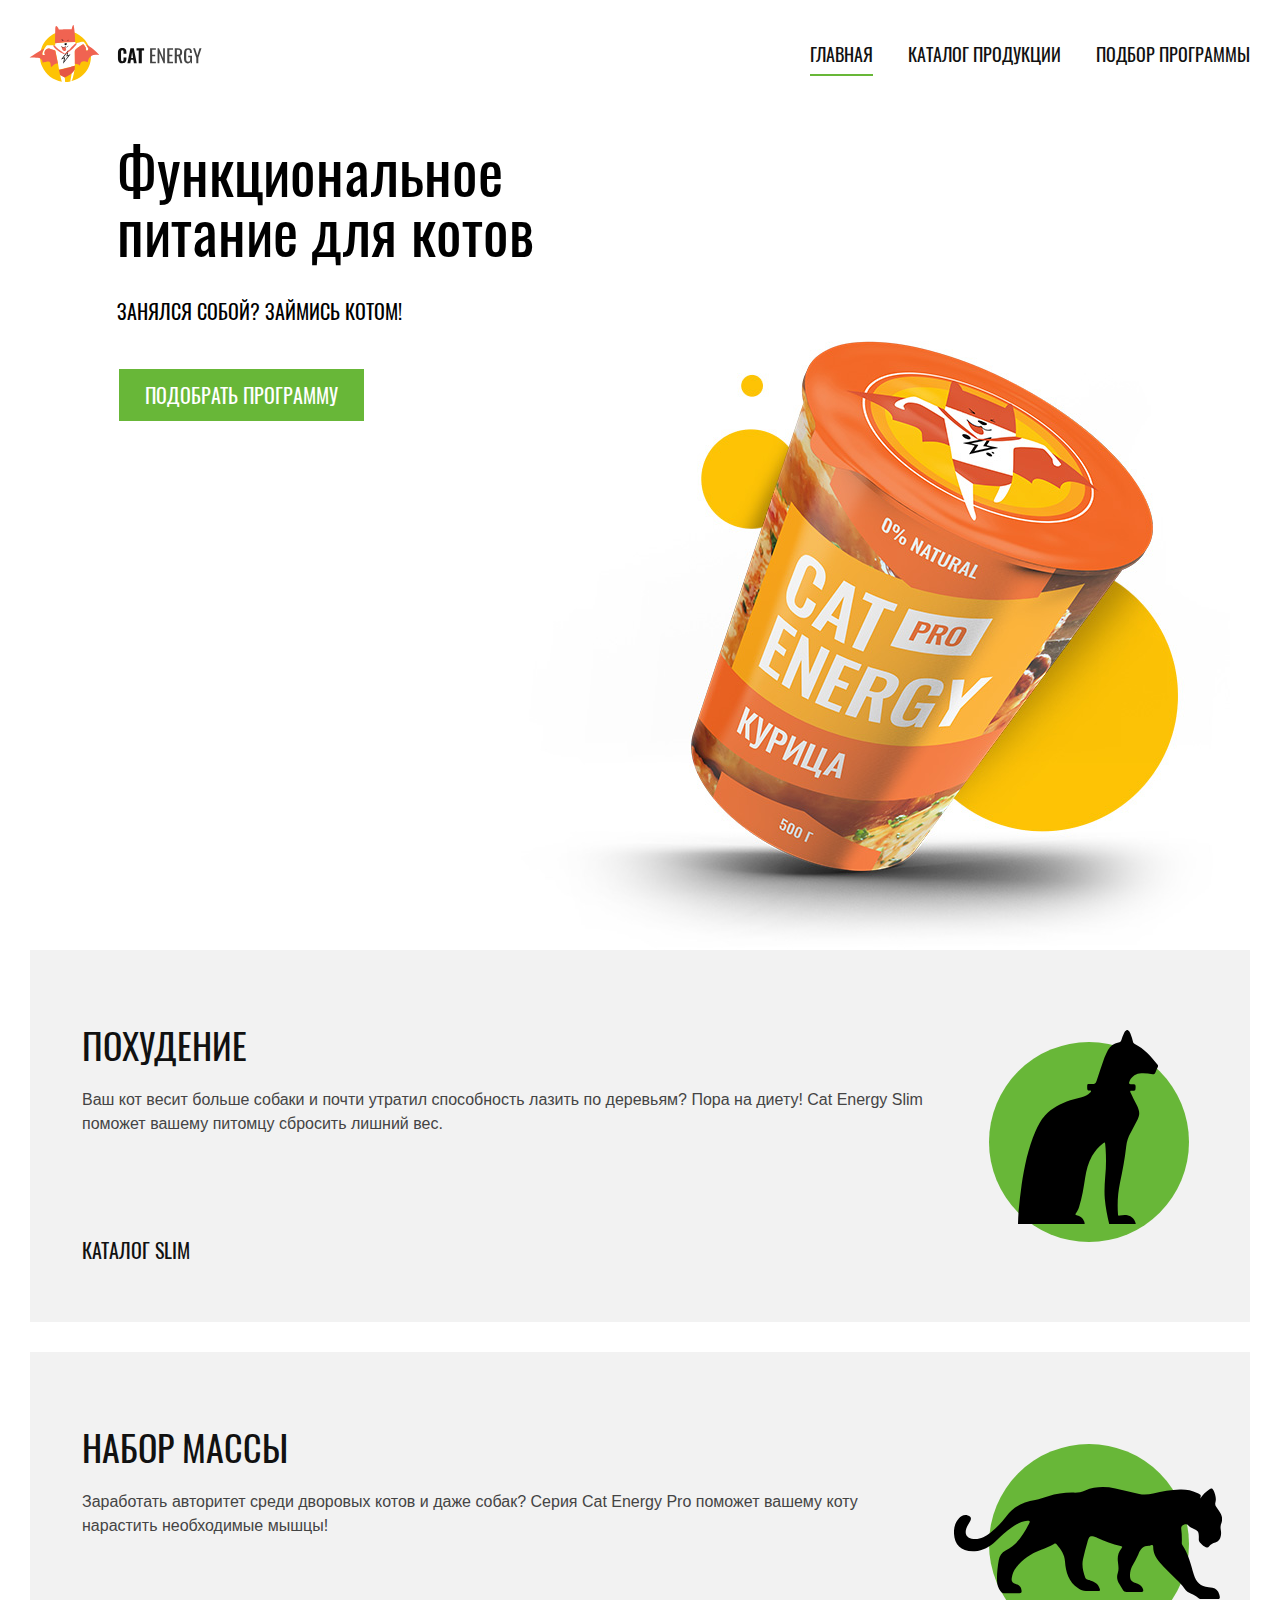
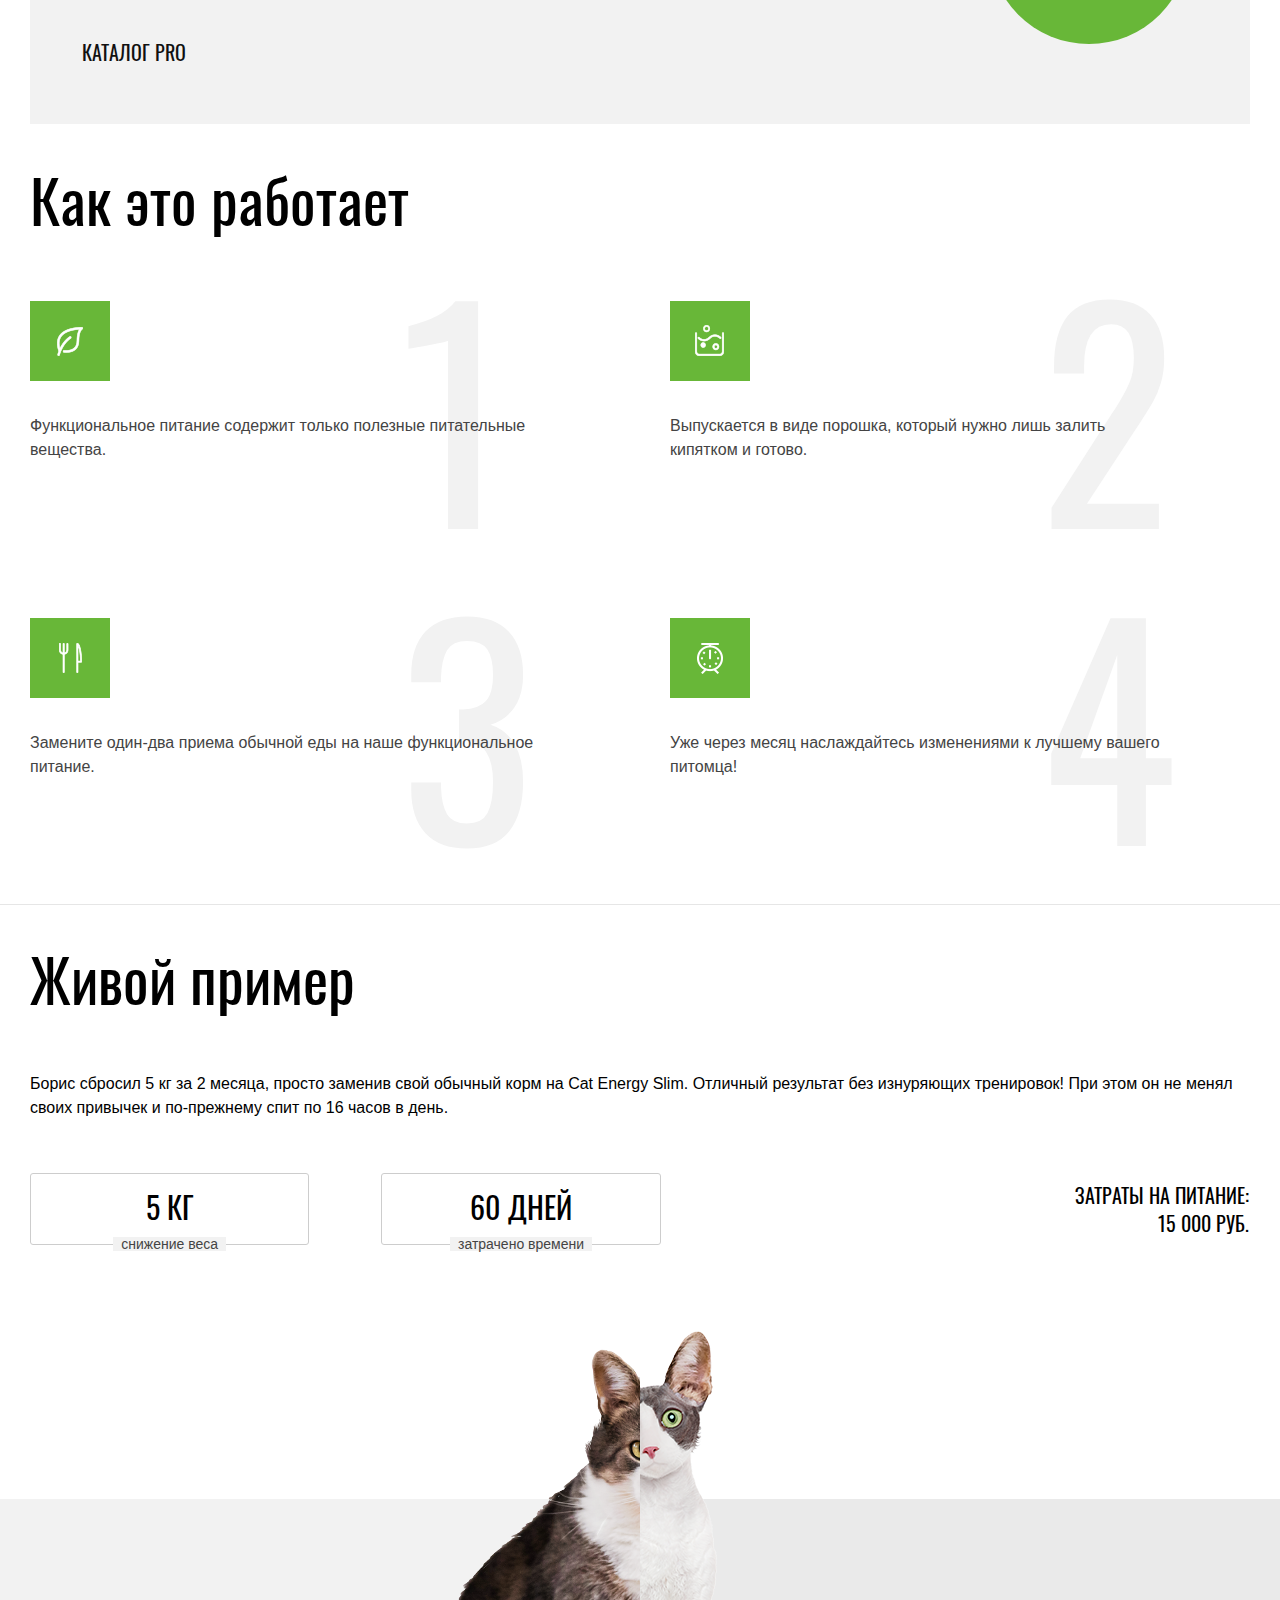
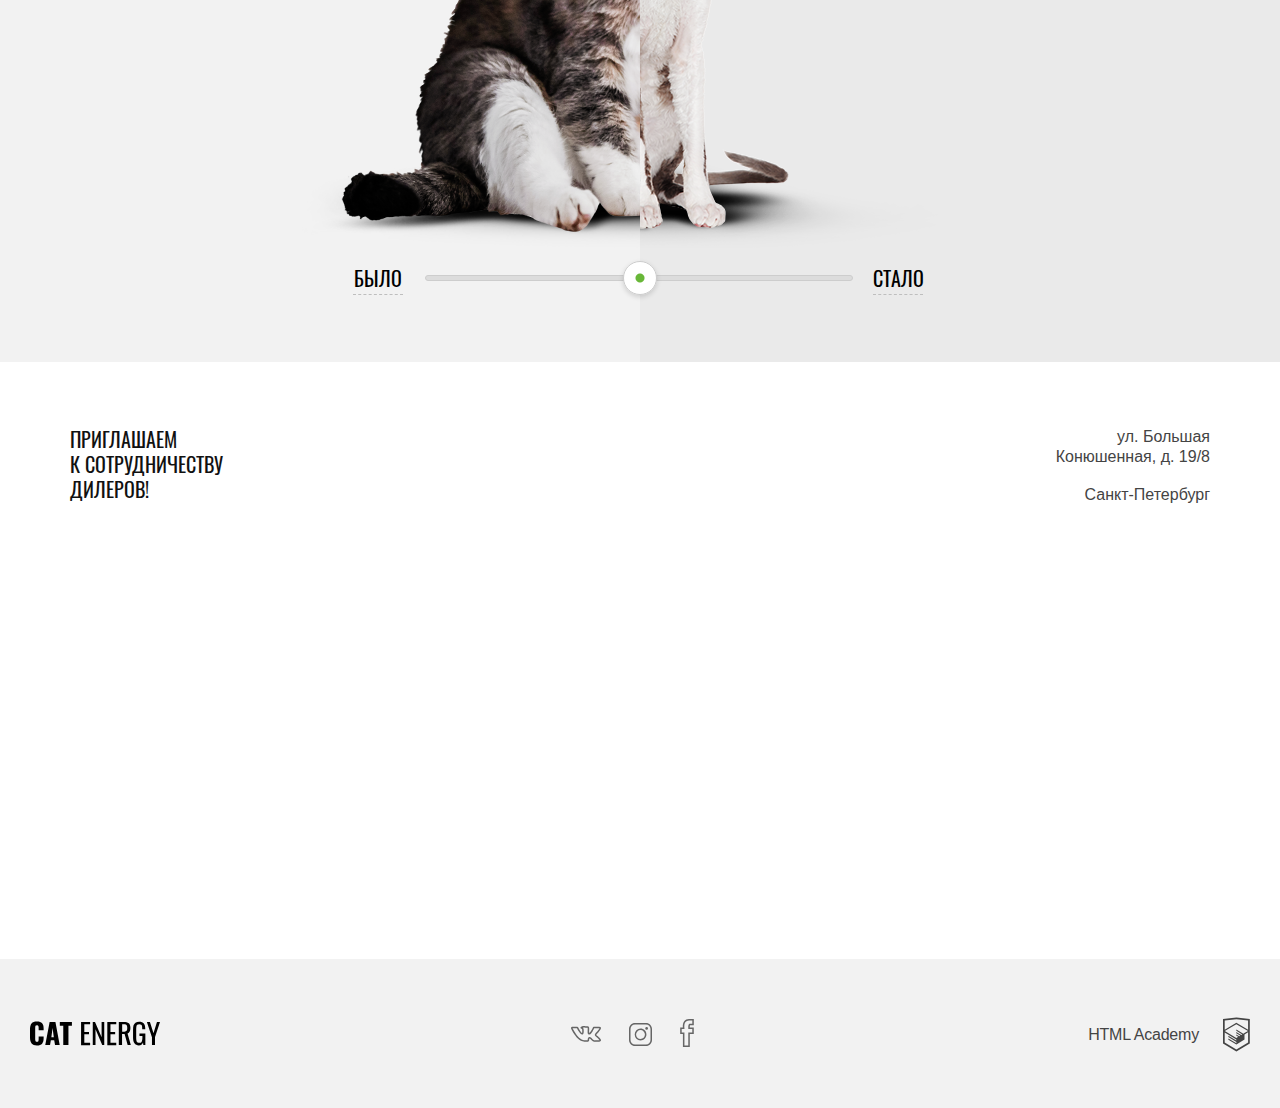
<file: index.html>
<!DOCTYPE html>
<html lang="ru">

<head>
  <meta charset="utf-8">
  <title>Интернет магазин полезной еды для котов: Кэт энерджи</title>
  <meta name="viewport" content="width=device-width,initial-scale=1">
  <meta name="format-detection" content="telephone=no">
  <link href="css/style.css" rel="stylesheet">
</head>

<body>
  <header class="page-header page-header--nav-closed page-header-nojs">
    <nav class="page-header__main-nav main-nav">
      <ul class="main-nav__list site-list site-list--contrast">
        <li class="site-list__item site-list__item--active"><a class="site-list__link-title" href="index.html"
            title="Перейти на главную страницу">Главная</a></li>
        <li class="site-list__item"><a class="site-list__link-title" href="catalog.html"
            title="Перейти на страницу каталога">Каталог продукции</a>
        </li>
        <li class="site-list__item"><a class="site-list__link-title" href="form.html"
            title="Перейти на страницу подбора программы">Подбор
            программы</a></li>
      </ul>
    </nav>
    <div class="page-header__wrapper">
      <a class="page-header__logo" href="index.html" title="Перейти на главную страницу" tabindex="1"><span
          class="visually-hidden">При нажатии вы перейдете в начало главной страницы</span>
        <picture>
          <source media="(min-width: 1300px)" srcset="./img/logo-desktop.svg">
          <source media="(min-width: 768px)" srcset="./img/logo-tablet.svg">
          <img class="page-header__logo-image" src="./img/logo-mobile.svg" alt="Логотип Кэт энерджи" width="191"
            height="40">
        </picture>
      </a>
      <button class="page-header__nav-button" type="button"><span class="visually-hidden">Открыть меню</span></button>
    </div>
  </header>
  <main>
    <h1 class="visually-hidden">Интернет магазин полезной еды для котов: Кэт энерджи</h1>
    <section class="main-promo">
      <div class="main-promo__promo-container container-horizontal">
        <h2 class="main-promo__title title title--main">Функциональное питание для котов</h2>
        <span class="main-promo__slogan">Занялся собой? Займись котом!</span>
        <picture>
          <source type="image/webp" media="(min-width: 1300px)"
            srcset="./img/index-can-desktop@1x.webp 1x, ./img/index-can-desktop@2x.webp 2x">
          <source type="image/webp" media="(min-width: 768px)"
            srcset="./img/index-can-tablet@1x.webp 1x, ./img/index-can-tablet@2x.webp 2x">
          <source type="image/webp" srcset="./img/index-can-mobile@1x.webp 1x, ./img/index-can-mobile@2x.webp 2x">
          <source media="(min-width: 1300px)"
            srcset="./img/index-can-desktop@1x.png 1x, ./img/index-can-desktop@2x.png 2x">
          <source media="(min-width: 768px)"
            srcset="./img/index-can-tablet@1x.jpg 1x, ./img/index-can-tablet@2x.jpg 2x">
          <img class="main-promo__image" src="./img/index-can-mobile@1x.png" srcset="./img/index-can-mobile@2x.png 2x"
            alt="Cat Energy Pro 500г Курица" width="280" height="271"></picture>
        <a class="main-promo__button button button--promo" href="form.html"
          title="Перейти на страницу подбора программы">Подобрать
          программу</a>
      </div>
    </section>
    <div class="commercial">
      <article class="commercial__container container-horizontal">
        <div class="commercial__image commercial__image--cat-slim"></div>
        <div class="commercial__content-container">
          <h2 class="commercial__title">Похудение</h2>
          <p class="commercial__text">Ваш кот весит больше собаки и почти утратил способность лазить по деревьям? Пора
            на
            диету! Cat Energy Slim поможет вашему питомцу сбросить лишний вес.</p>
          <a class="commercial__link" href="catalog-slim.html" title="Перейти на страницу каталога Slim">Каталог
            Slim
            <svg class="commercial__link-image" width="24" height="11">
              <use xlink:href="./img/sprite.svg#icon-right-arrow-long"></use>
            </svg>
          </a>
        </div>
      </article>
      <article class="commercial__container container-horizontal">
        <div class="commercial__image commercial__image--cat-pro"></div>
        <div class="commercial__content-container">
          <h2 class="commercial__title">Набор массы</h2>
          <p class="commercial__text">Заработать авторитет среди дворовых котов и даже собак? Серия Cat Energy Pro
            поможет вашему коту нарастить необходимые мышцы!</p>
          <a class="commercial__link" href="catalog-hard.html" title="Перейти на страницу каталога Pro">Каталог
            Pro
            <svg class="commercial__link-image" width="24" height="11">
              <use xlink:href="./img/sprite.svg#icon-right-arrow-long"></use>
            </svg>
          </a>
        </div>
      </article>
    </div>
    <section class="enumeration-effects">
      <h2 class="enumeration-effects__title title title--left">Как это работает</h2>
      <ul class="enumeration-effects__list">
        <li class="enumeration-effects__item">
          <div class="enumeration-effects__image enumeration-effects__image--leaf"></div>
          <p class="enumeration-effects__text">Функциональное питание содержит только
            полезные питательные вещества.</p>
        </li>
        <li class="enumeration-effects__item">
          <div class="enumeration-effects__image enumeration-effects__image--powder"></div>
          <p class="enumeration-effects__text">Выпускается в виде порошка, который
            нужно лишь залить кипятком и готово.
          </p>
        </li>
        <li class="enumeration-effects__item">
          <div class="enumeration-effects__image enumeration-effects__image--dining"></div>
          <p class="enumeration-effects__text">Замените один-два приема обычной еды на
            наше функциональное питание.</p>
        </li>
        <li class="enumeration-effects__item">
          <div class="enumeration-effects__image enumeration-effects__image--clock"></div>
          <p class="enumeration-effects__text">Уже через месяц наслаждайтесь
            изменениями к лучшему вашего питомца!</p>
        </li>
      </ul>
    </section>
    <section class="example">
      <div class="example__wrapper-info">
        <h2 class="example__title title title--left">Живой пример</h2>
        <p class="example__text">Борис сбросил 5 кг за 2 месяца, просто заменив свой обычный корм на Cat Energy Slim.
          Отличный результат без изнуряющих тренировок! При этом он не менял своих привычек и по-прежнему спит по 16
          часов в день.</p>
        <div class="example__stat">
          <div class="example__stat-wrapper">
            <div class="example__stat-item">
              <span class="example__stat-data">5 кг</span>
              <div class="example__stat-label-wrapper">
                <span class="example__stat-label">снижение <br> веса</span>
              </div>
            </div>
            <div class="example__stat-item">
              <span class="example__stat-data">60 дней</span>
              <div class="example__stat-label-wrapper">
                <span class="example__stat-label">затрачено <br> времени</span>
              </div>
            </div>
          </div>
          <div class="example__summary-info">
            <span class="example__summary-text">Затраты на питание:</span>
            <span class="example__summary-text">&nbsp; 15 000 руб.</span>
          </div>
        </div>
      </div>
      <div class="example__visualization visualization">
        <div class="visualization__wrapper">
          <div class="visualization__image-wrapper">
            <div class="visualization__image visualization__image--before">
              <picture>
                <source type="image/webp" media="(min-width: 1300px)"
                  srcset="./img/before-desktop@1x.webp 1x, ./img/before-desktop@2x.webp 2x">
                <source type="image/webp" media="(min-width: 768px)"
                  srcset="./img/before-tablet@1x.webp 1x, ./img/before-tablet@2x.webp 2x">
                <source type="image/webp" srcset="./img/before-mobile@1x.webp 1x, ./img/before-mobile@2x.webp 2x">
                <source media="(min-width: 1300px)"
                  srcset="./img/before-desktop@1x.png 1x, ./img/before-desktop@2x.png 2x">
                <source media="(min-width: 768px)"
                  srcset="./img/before-tablet@1x.png 1x, ./img/before-tablet@2x.png 2x">
                <img src="./img/before-mobile@1x.png" alt="Толстый кот" srcset="./img/before-mobile@2x.png 2x">
              </picture>
            </div>
            <div class="visualization__image visualization__image--after">
              <picture>
                <source type="image/webp" media="(min-width: 1300px)"
                  srcset="./img/after-desktop@1x.webp 1x, ./img/after-desktop@2x.webp 2x">
                <source type="image/webp" media="(min-width: 768px)"
                  srcset="./img/after-tablet@1x.webp 1x, ./img/after-tablet@2x.webp 2x">
                <source type="image/webp" srcset="./img/after-mobile@1x.webp 1x, ./img/after-mobile@2x.webp 2x">
                <source media="(min-width: 1300px)"
                  srcset="./img/after-desktop@1x.png 1x, ./img/after-desktop@2x.png 2x">
                <source media="(min-width: 768px)" srcset="./img/after-tablet@1x.png 1x, ./img/after-tablet@2x.png 2x">
                <img src="./img/after-mobile@1x.png" alt="Толстый кот" srcset="./img/after-mobile@2x.png 2x">
              </picture>
            </div>
          </div>
          <div class="visualization__scale-wrapper">
            <button class="visualization__label visualization__label--before">Было</button>
            <div class="visualization__scale">
              <div class="visualization__grip"></div>
            </div>
            <button class="visualization__label visualization__label--after">Стало</button>
          </div>
        </div>
      </div>
    </section>
    <section class="map">
      <h2 class="visually-hidden">Кэт энерджи на карте</h2>
      <section class="map__cooperation cooperation cooperation--no-background">
        <h2 class="cooperation__titel">Приглашаем к&nbsp;сотрудничеству дилеров!</h2>
        <div class="cooperation__text-wrapper">
          <span class="cooperation__text">ул. Большая Конюшенная, д. 19/8</span>
          <span class="cooperation__text">Санкт-Петербург</span>
        </div>
      </section>
      <div class="map__content" id="map">
        <div class="map__content-no-js">
          <div class="map__raster">
            <div class="map__pin">
              <picture>
                <source type="image/webp" srcset="./img/map-pin.webp">
                <img src="./img/map-pin.png" alt="Кет энерджи на карте" width="62" height="53">
              </picture>
            </div>
            <picture>
              <source type="image/webp" media="(min-width: 1300px)"
                srcset="./img/bg-map-desktop@1x.webp 1x, ./img/bg-map-desktop@2x.webp 2x">
              <source type="image/webp" media="(min-width: 768px)"
                srcset="./img/bg-map-tablet@1x.webp 1x, ./img/bg-map-tablet@2x.webp 2x">
              <source type="image/webp" srcset="./img/bg-map-mobile@1x.webp 1x, ./img/bg-map-mobile@2x.webp 2x">
              <source media="(min-width: 1300px)"
                srcset="./img/bg-map-desktop@1x.png 1x, ./img/bg-map-desktop@2x.png 2x">
              <source media="(min-width: 768px)" srcset="./img/bg-map-tablet@1x.png 1x, ./img/bg-map-tablet@2x.png 2x">
              <img class="map__content-image" src="./img/bg-map-mobile@1x.png" srcset="./img/bg-map-mobile@2x.png 2x"
                alt="Карта" width="320" height="400">
            </picture>
          </div>
        </div>
      </div>
    </section>
  </main>
  <footer class="page-footer">
    <div class="page-footer__logo page-footer__item">
      <a class="page-footer__logo-link" href="./index.html" title="При нажатии вы перейдете в начало
      главной страницы"> <span class="visually-hidden">При нажатии вы перейдете в начало главной страницы</span>
        <svg class="page-footer__logo-image" width="129" height="23">
          <use xlink:href="./img/sprite.svg#logo-footer"></use>
        </svg>
      </a>
    </div>
    <div class="page-footer__social social page-footer__item">
      <ul class="social__list">
        <li class="social__item">
          <a class="social__link social__link--vkontakte" href="#" title="Мы в контакте"><span
              class="visually-hidden">Мы в контакте</span>
            <svg class="social__icon-image" width="22" height="12">
              <use xlink:href="./img/sprite.svg#icon-vk"></use>
            </svg>
          </a>
        </li>
        <li class="social__item">
          <a class="social__link social__link--instagram" href="#" title="Мы в Инстаграме"><span
              class="visually-hidden">Мы в Инстаграме</span>
            <svg class="social__icon-image" width="16" height="16">
              <use xlink:href="./img/sprite.svg#icon-insta"></use>
            </svg>
          </a>
        </li>
        <li class="social__item">
          <a class="social__link social__link--facebook" href="#" title="Мы в Фейсбуке"><span class="visually-hidden">Мы
              в Фейсбуке</span>
            <svg class="social__icon-image" width="19" height="19">
              <use xlink:href="./img/sprite.svg#icon-fb"></use>
            </svg>
          </a>
        </li>
      </ul>
    </div>
    <div class="page-footer__copyright copyright page-footer__item">
      <a class="copyright__link" href="https://htmlacademy.ru/intensive/adaptive" title="HTML Academy">
        <span class="copyright__link-title">HTML Academy</span>
        <svg class="copyright__icon-image" width="34" height="41">
          <use xlink:href="./img/sprite.svg#htmlacademy"></use>
        </svg>
      </a>
    </div>
  </footer>
  <script src="./js/page-header.js"></script>
  <script src="./js/picturefill.min.js"></script>
  <script src="./js/visualization.js"></script>
  <script src="https://api-maps.yandex.ru/2.1/?lang=ru_RU&amp;apikey=6e1179f4-f528-4415-832a-aa0f989b416c"></script>
  <script src="./js/map.js"></script>
  <script src="./js/svg4everybody.min.js"></script>
  <script>svg4everybody();</script>
</body>

</html>
</file>
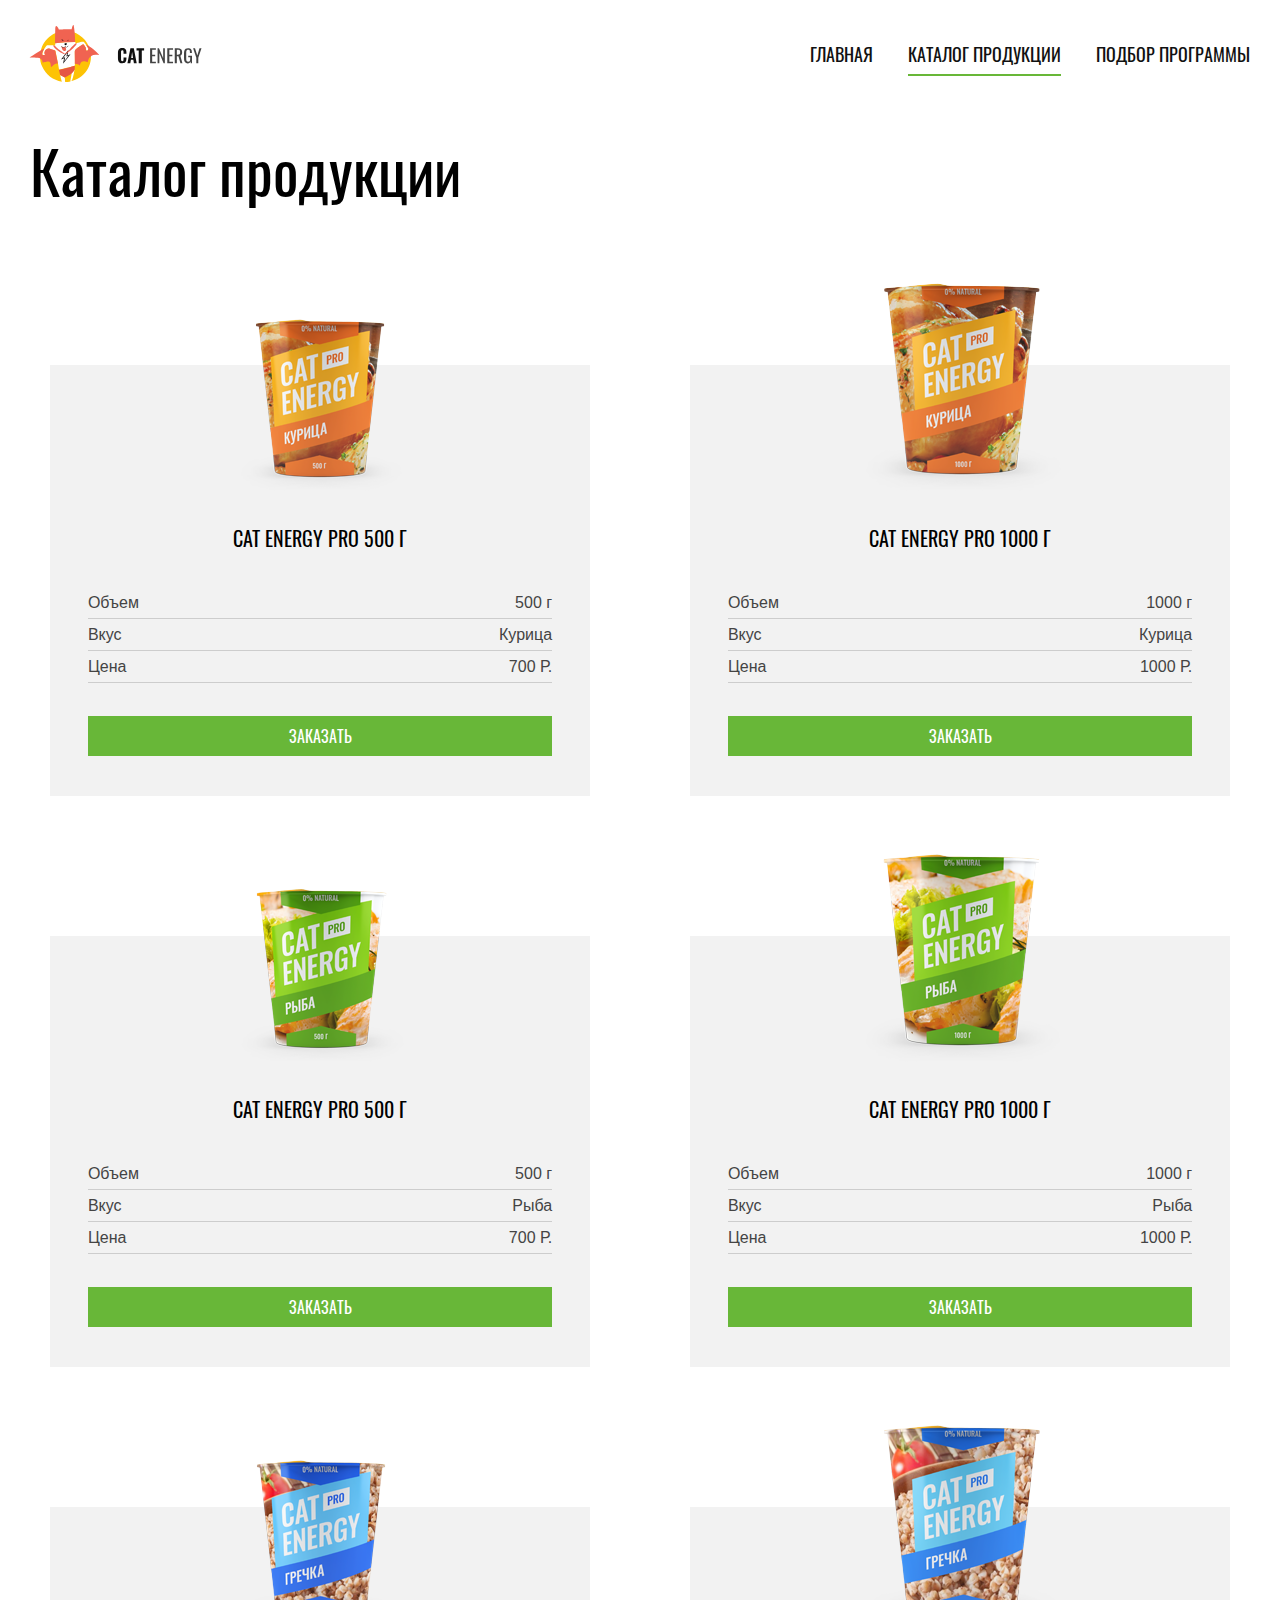
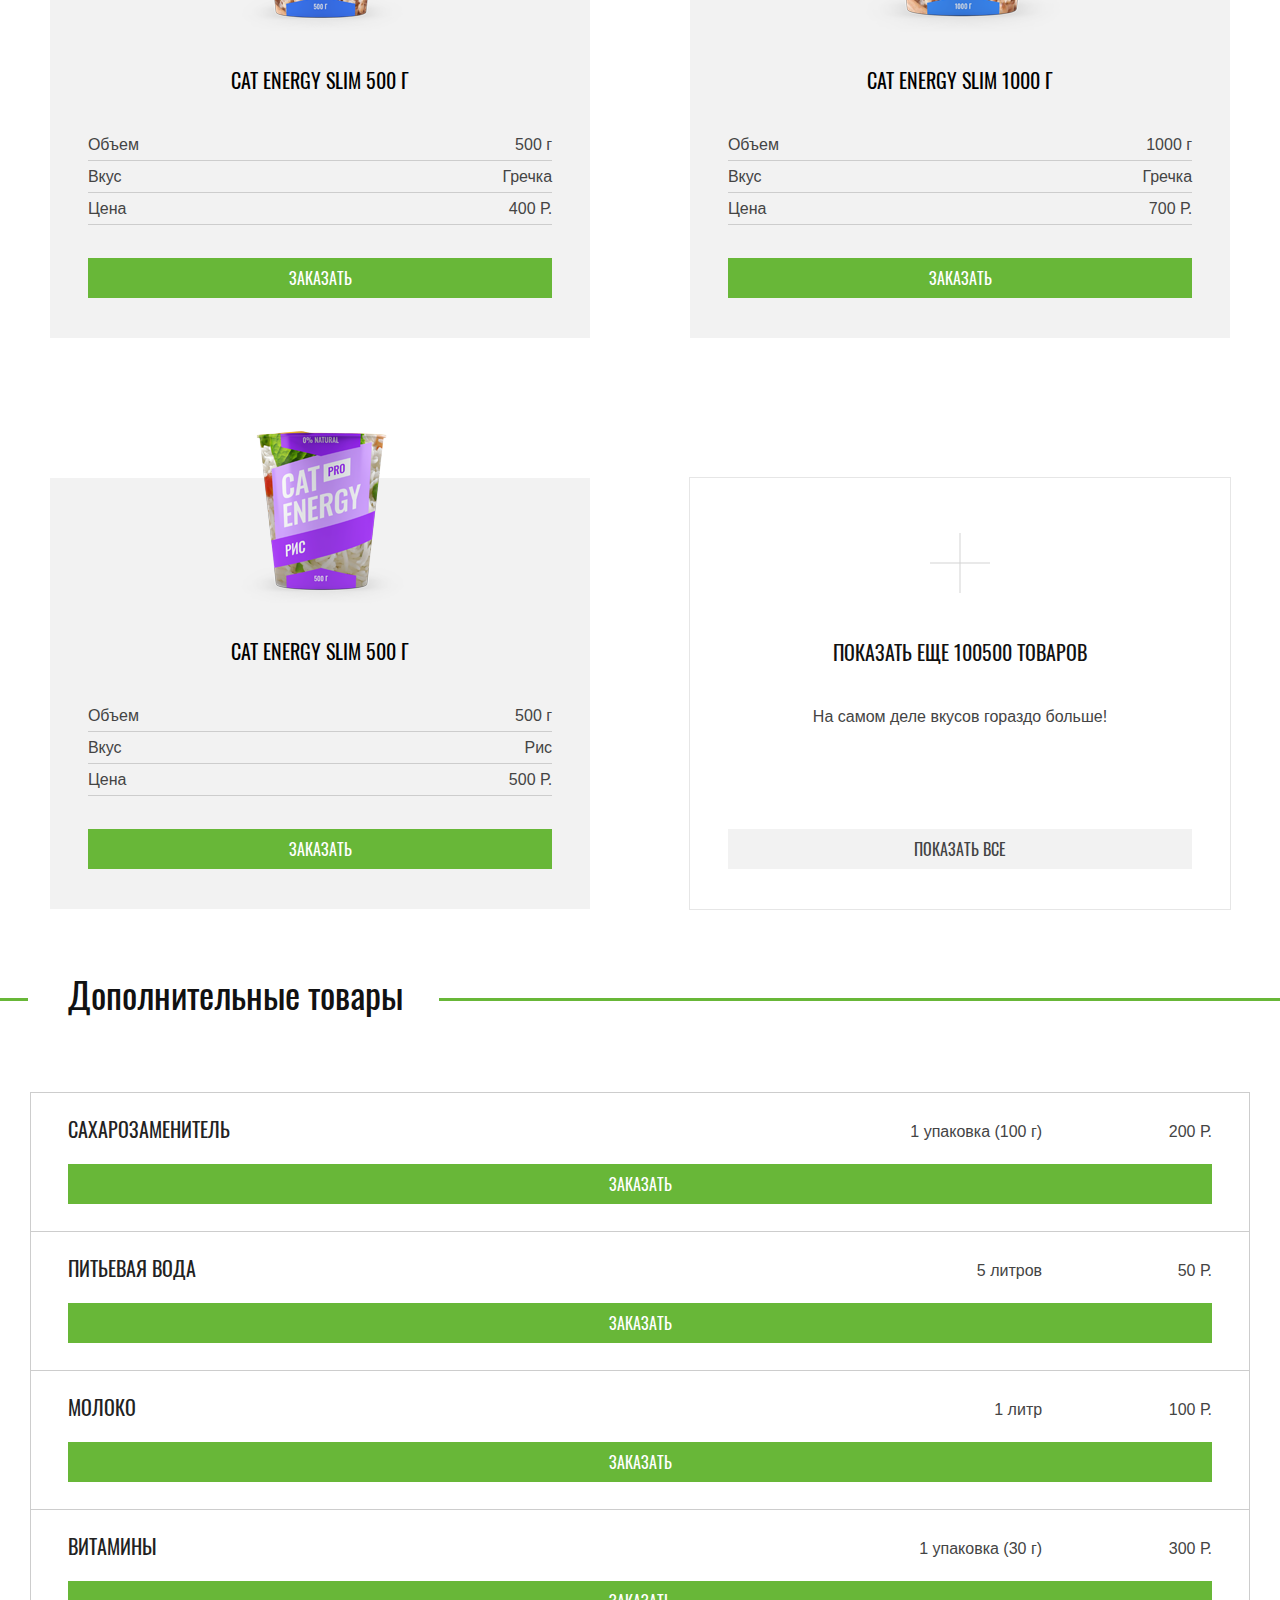
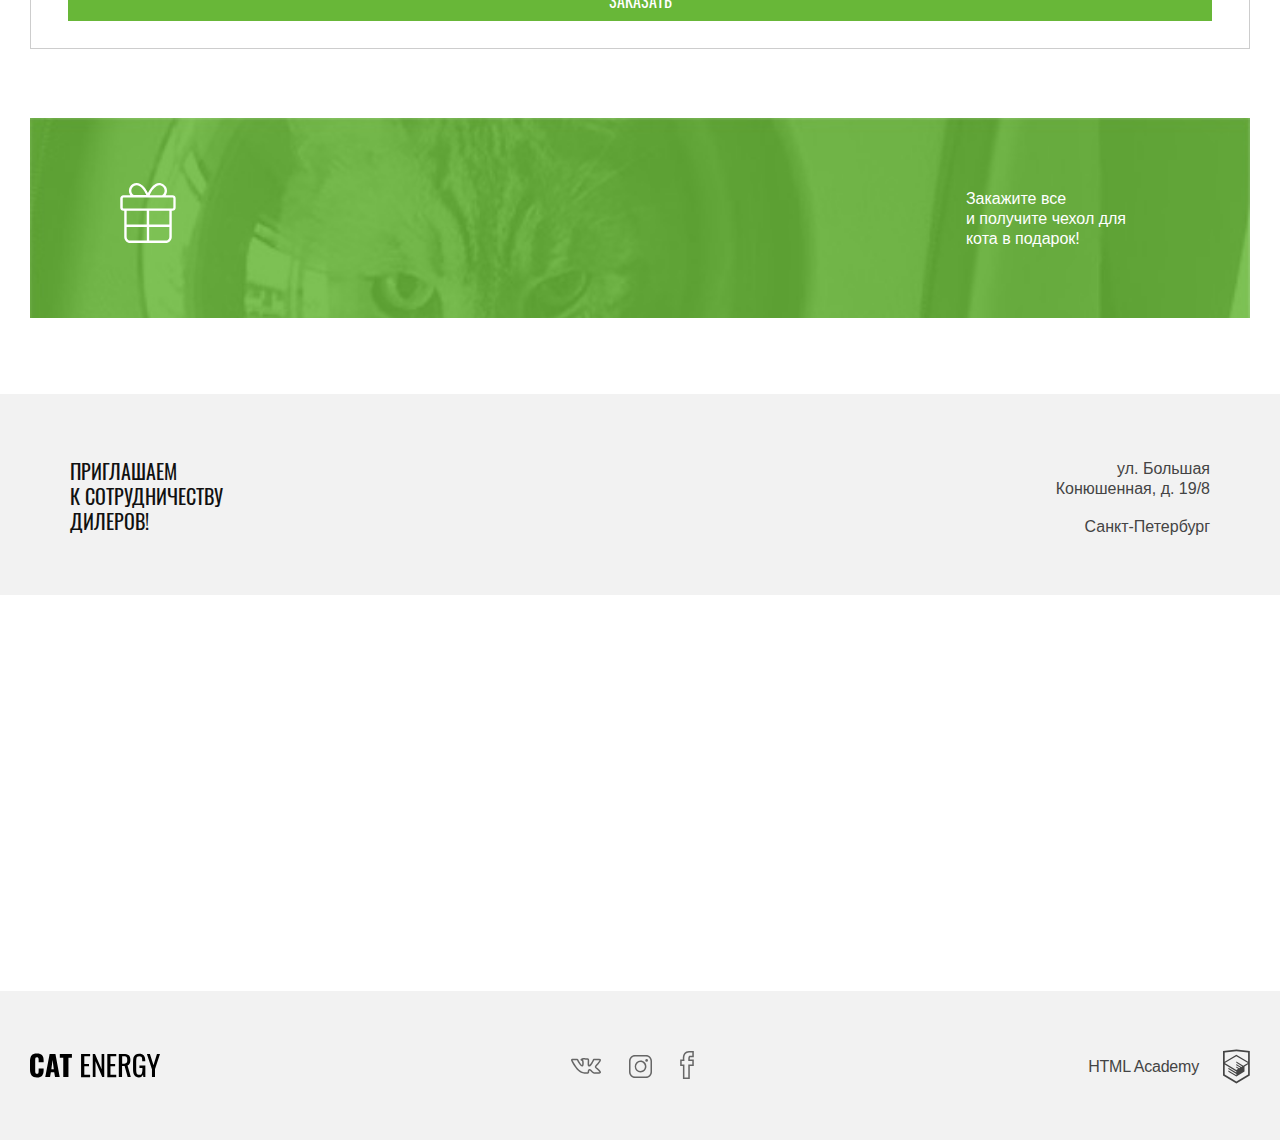
<file: catalog.html>
<!DOCTYPE html>
<html lang="ru">

<head>
  <meta charset="utf-8">
  <title>Каталог товаров интернет магазина: Кэт энерджи</title>
  <meta name="viewport" content="width=device-width,initial-scale=1">
  <meta name="format-detection" content="telephone=no">
  <link href="css/style.css" rel="stylesheet">
</head>

<body>
  <header class="page-header page-header--nav-closed page-header-nojs">
    <nav class="page-header__main-nav main-nav">
      <ul class="main-nav__list site-list">
        <li class="site-list__item"><a class="site-list__link-title" href="index.html"
            title="Перейти на главную страницу">Главная</a></li>
        <li class="site-list__item site-list__item--active"><a class="site-list__link-title" href="catalog.html"
            title="Перейти на страницу каталога">Каталог продукции</a>
        </li>
        <li class="site-list__item"><a class="site-list__link-title" href="form.html"
            title="Перейти на страницу подбора программы">Подбор
            программы</a></li>
      </ul>
    </nav>
    <div class="page-header__wrapper">
      <a class="page-header__logo" href="index.html" title="Перейти на главную страницу" tabindex="1"><span
          class="visually-hidden">При
          нажатии вы перейдете в начало главной страницы</span>
        <picture>
          <source media="(min-width: 1300px)" srcset="./img/logo-desktop.svg">
          <source media="(min-width: 768px)" srcset="./img/logo-tablet.svg">
          <img class="page-header__logo-image" src="./img/logo-mobile.svg" alt="Логотип Кэт энерджи" width="191"
            height="40">
        </picture>
      </a>
      <button class="page-header__nav-button" type="button"><span class="visually-hidden">Открыть меню</span></button>
    </div>
  </header>
  <main>
    <h1 class="title title--page">Каталог продукции</h1>
    <ul class="catalog-list">
      <li class="catalog-list__item">
        <div class="catalog-list__item-wrapper">
          <a class="catalog-list__image" href="#" title="Перейти к описанию товара">
            <picture>
              <source type="image/webp" media="(min-width: 1300px)"
                srcset="./img/chicken-small-desktop@1x.webp 1x, ./img/chicken-small-desktop@2x.webp 2x">
              <source type="image/webp" media="(min-width: 768px)"
                srcset="./img/chicken-small-tablet@1x.webp 1x, ./img/chicken-small-tablet@2x.webp 2x">
              <source type="image/webp"
                srcset="./img/chicken-small-mobile@1x.webp 1x, ./img/chicken-small-mobile@2x.webp 2x">

              <source media="(min-width: 1300px)"
                srcset="./img/chicken-small-desktop@1x.png 1x, ./img/chicken-small-desktop@2x.png 2x">
              <source media="(min-width: 768px)"
                srcset="./img/chicken-small-tablet@1x.png 1x, ./img/chicken-small-tablet@2x.png 2x">
              <img src="./img/chicken-small-mobile@1x.jpg" srcset="./img/chicken-small-mobile@2x.jpg 2x"
                alt="Cat Energy Pro 500 г Курица" width="140" height="144">
            </picture>
          </a>
          <div class="catalog-list__content-container">
            <a class="catalog-list__titel" href="#" title="Перейти к описанию товара">
              <h3 class="catalog-list__titel-text">Cat Energy Pro 500 г</h3>
            </a>
            <table class="catalog-list__desc">
              <caption class="visually-hidden">Характеристики товара</caption>
              <tr>
                <td class="catalog-list__desc-label">Объем</td>
                <td class="catalog-list__desc-data">500 г</td>
              </tr>
              <tr>
                <td class="catalog-list__desc-label">Вкус</td>
                <td class="catalog-list__desc-data">Курица</td>
              </tr>
              <tr>
                <td class="catalog-list__desc-label">Цена</td>
                <td class="catalog-list__desc-data">700 Р.</td>
              </tr>
            </table>
          </div>
        </div>
        <a class="catalog-list__button button button--catalog" href="#" title="Заказать товар">Заказать</a>
      </li>
      <li class="catalog-list__item">
        <div class="catalog-list__item-wrapper">
          <a class="catalog-list__image" href="#" title="Перейти к описанию товара">
            <picture>
              <source type="image/webp" media="(min-width: 1300px)"
                srcset="./img/chicken-big-desktop@1x.webp 1x, ./img/chicken-big-desktop@2x.webp 2x">
              <source type="image/webp" media="(min-width: 768px)"
                srcset="./img/chicken-big-tablet@1x.webp 1x, ./img/chicken-big-tablet@2x.webp 2x">
              <source type="image/webp"
                srcset="./img/chicken-big-mobile@1x.webp 1x, ./img/chicken-big-mobile@2x.webp 2x">

              <source media="(min-width: 1300px)"
                srcset="./img/chicken-big-desktop@1x.png 1x, ./img/chicken-big-desktop@2x.png 2x">
              <source media="(min-width: 768px)"
                srcset="./img/chicken-big-tablet@1x.png 1x, ./img/chicken-big-tablet@2x.png 2x">
              <img src="./img/chicken-big-mobile@1x.jpg" srcset="./img/chicken-big-mobile@2x.jpg 2x"
                alt="Cat Energy Pro 1000 г Курица" width="140" height="145">
            </picture>
          </a>
          <div class="catalog-list__content-container">
            <a class="catalog-list__titel" href="#" title="Перейти к описанию товара">
              <h3 class="catalog-list__titel-text">Cat Energy Pro 1000 г</h3>
            </a>
            <table class="catalog-list__desc">
              <caption class="visually-hidden">Характеристики товара</caption>
              <tr>
                <td class="catalog-list__desc-label">Объем</td>
                <td class="catalog-list__desc-data">1000 г</td>
              </tr>
              <tr>
                <td class="catalog-list__desc-label">Вкус</td>
                <td class="catalog-list__desc-data">Курица</td>
              </tr>
              <tr>
                <td class="catalog-list__desc-label">Цена</td>
                <td class="catalog-list__desc-data">1000 Р.</td>
              </tr>
            </table>
          </div>
        </div>
        <a class="catalog-list__button button button--catalog" href="#" title="Заказать товар">Заказать</a>
      </li>
      <li class="catalog-list__item">
        <div class="catalog-list__item-wrapper">
          <a class="catalog-list__image" href="#" title="Перейти к описанию товара">
            <picture>
              <source type="image/webp" media="(min-width: 1300px)"
                srcset="./img/fish-small-desktop@1x.webp 1x, ./img/fish-small-desktop@2x.webp 2x">
              <source type="image/webp" media="(min-width: 768px)"
                srcset="./img/fish-small-tablet@1x.webp 1x, ./img/fish-small-tablet@2x.webp 2x">
              <source type="image/webp" srcset="./img/fish-small-mobile@1x.webp 1x, ./img/fish-small-mobile@2x.webp 2x">

              <source media="(min-width: 1300px)"
                srcset="./img/fish-small-desktop@1x.png 1x, ./img/fish-small-desktop@2x.png 2x">
              <source media="(min-width: 768px)"
                srcset="./img/fish-small-tablet@1x.png 1x, ./img/fish-small-tablet@2x.png 2x">
              <img src="./img/fish-small-mobile@1x.jpg" srcset="./img/fish-small-mobile@2x.jpg 2x"
                alt="Cat Energy Pro 500 г Рыба" width="140" height="145">
            </picture>
          </a>
          <div class="catalog-list__content-container">
            <a class="catalog-list__titel" href="#" title="Перейти к описанию товара">
              <h3 class="catalog-list__titel-text">Cat Energy Pro 500 г</h3>
            </a>
            <table class="catalog-list__desc">
              <caption class="visually-hidden">Характеристики товара</caption>
              <tr>
                <td class="catalog-list__desc-label">Объем</td>
                <td class="catalog-list__desc-data">500 г</td>
              </tr>
              <tr>
                <td class="catalog-list__desc-label">Вкус</td>
                <td class="catalog-list__desc-data">Рыба</td>
              </tr>
              <tr>
                <td class="catalog-list__desc-label">Цена</td>
                <td class="catalog-list__desc-data">700 Р.</td>
              </tr>
            </table>
          </div>
        </div>
        <a class="catalog-list__button button button--catalog" href="#" title="Заказать товар">Заказать</a>
      </li>
      <li class="catalog-list__item">
        <div class="catalog-list__item-wrapper">
          <a class="catalog-list__image" href="#" title="Перейти к описанию товара">
            <picture>
              <source type="image/webp" media="(min-width: 1300px)"
                srcset="./img/fish-big-desktop@1x.webp 1x, ./img/fish-big-desktop@2x.webp 2x">
              <source type="image/webp" media="(min-width: 768px)"
                srcset="./img/fish-big-tablet@1x.webp 1x, ./img/fish-big-tablet@2x.webp 2x">
              <source type="image/webp" srcset="./img/fish-big-mobile@1x.webp 1x, ./img/fish-big-mobile@2x.webp 2x">

              <source media="(min-width: 1300px)"
                srcset="./img/fish-big-desktop@1x.png 1x, ./img/fish-big-desktop@2x.png 2x">
              <source media="(min-width: 768px)"
                srcset="./img/fish-big-tablet@1x.png 1x, ./img/fish-big-tablet@2x.png 2x">
              <img src="./img/fish-big-mobile@1x.jpg" srcset="./img/fish-big-mobile@2x.jpg 2x"
                alt="Cat Energy Pro 1000 г Рыба" width="140" height="145">
            </picture>
          </a>
          <div class="catalog-list__content-container">
            <a class="catalog-list__titel" href="#" title="Перейти к описанию товара">
              <h3 class="catalog-list__titel-text">Cat Energy Pro 1000 г</h3>
            </a>
            <table class="catalog-list__desc">
              <caption class="visually-hidden">Характеристики товара</caption>
              <tr>
                <td class="catalog-list__desc-label">Объем</td>
                <td class="catalog-list__desc-data">1000 г</td>
              </tr>
              <tr>
                <td class="catalog-list__desc-label">Вкус</td>
                <td class="catalog-list__desc-data">Рыба</td>
              </tr>
              <tr>
                <td class="catalog-list__desc-label">Цена</td>
                <td class="catalog-list__desc-data">1000 Р.</td>
              </tr>
            </table>
          </div>
        </div>
        <a class="catalog-list__button button button--catalog" href="#" title="Заказать товар">Заказать</a>
      </li>
      <li class="catalog-list__item">
        <div class="catalog-list__item-wrapper">
          <a class="catalog-list__image" href="#" title="Перейти к описанию товара">
            <picture>
              <source type="image/webp" media="(min-width: 1300px)"
                srcset="./img/buckwheat-small-desktop@1x.webp 1x, ./img/buckwheat-small-desktop@2x.webp 2x">
              <source type="image/webp" media="(min-width: 768px)"
                srcset="./img/buckwheat-small-tablet@1x.webp 1x, ./img/buckwheat-small-tablet@2x.webp 2x">
              <source type="image/webp"
                srcset="./img/buckwheat-small-mobile@1x.webp 1x, ./img/buckwheat-small-mobile@2x.webp 2x">

              <source media="(min-width: 1300px)"
                srcset="./img/buckwheat-small-desktop@1x.png 1x, ./img/buckwheat-small-desktop@2x.png 2x">
              <source media="(min-width: 768px)"
                srcset="./img/buckwheat-small-tablet@1x.png 1x, ./img/buckwheat-small-tablet@2x.png 2x">
              <img src="./img/buckwheat-small-mobile@1x.jpg" srcset="./img/buckwheat-small-mobile@2x.jpg"
                alt="Cat Energy Slim 500 г Гречка" width="140" height="145"></picture>
          </a>
          <div class="catalog-list__content-container">
            <a class="catalog-list__titel" href="#" title="Перейти к описанию товара">
              <h3 class="catalog-list__titel-text">Cat Energy Slim 500 г</h3>
            </a>
            <table class="catalog-list__desc">
              <caption class="visually-hidden">Характеристики товара</caption>
              <tr>
                <td class="catalog-list__desc-label">Объем</td>
                <td class="catalog-list__desc-data">500 г</td>
              </tr>
              <tr>
                <td class="catalog-list__desc-label">Вкус</td>
                <td class="catalog-list__desc-data">Гречка</td>
              </tr>
              <tr>
                <td class="catalog-list__desc-label">Цена</td>
                <td class="catalog-list__desc-data">400 Р.</td>
              </tr>
            </table>
          </div>
        </div>
        <a class="catalog-list__button button button--catalog" href="#" title="Заказать товар">Заказать</a>
      </li>
      <li class="catalog-list__item">
        <div class="catalog-list__item-wrapper">
          <a class="catalog-list__image" href="#" title="Перейти к описанию товара">
            <picture>
              <source type="image/webp" media="(min-width: 1300px)"
                srcset="./img/buckwheat-big-desktop@1x.webp 1x, ./img/buckwheat-big-desktop@2x.webp 2x">
              <source type="image/webp" media="(min-width: 768px)"
                srcset="./img/buckwheat-big-tablet@1x.webp 1x, ./img/buckwheat-big-tablet@2x.webp 2x">
              <source type="image/webp"
                srcset="./img/buckwheat-big-mobile@1x.webp 1x, ./img/buckwheat-big-mobile@2x.webp 2x">

              <source media="(min-width: 1300px)"
                srcset="./img/buckwheat-big-desktop@1x.png 1x, ./img/buckwheat-big-desktop@2x.png 2x">
              <source media="(min-width: 768px)"
                srcset="./img/buckwheat-big-tablet@1x.png 1x, ./img/buckwheat-big-tablet@2x.png 2x">
              <img src="./img/buckwheat-big-mobile@1x.jpg" srcset="./img/buckwheat-big-mobile@2x.jpg 2x"
                alt="Cat Energy Slim 1000 г Гречка" width="140" height="145">
            </picture>
          </a>
          <div class="catalog-list__content-container">
            <a class="catalog-list__titel" href="#" title="Перейти к описанию товара">
              <h3 class="catalog-list__titel-text">Cat Energy Slim 1000 г</h3>
            </a>
            <table class="catalog-list__desc">
              <caption class="visually-hidden">Характеристики товара</caption>
              <tr>
                <td class="catalog-list__desc-label">Объем</td>
                <td class="catalog-list__desc-data">1000 г</td>
              </tr>
              <tr>
                <td class="catalog-list__desc-label">Вкус</td>
                <td class="catalog-list__desc-data">Гречка</td>
              </tr>
              <tr>
                <td class="catalog-list__desc-label">Цена</td>
                <td class="catalog-list__desc-data">700 Р.</td>
              </tr>
            </table>
          </div>
        </div>
        <a class="catalog-list__button button button--catalog" href="#" title="Заказать товар">Заказать</a>
      </li>
      <li class="catalog-list__item">
        <div class="catalog-list__item-wrapper">
          <a class="catalog-list__image" href="#" title="Перейти к описанию товара">
            <picture>
              <source type="image/webp" media="(min-width: 1300px)"
                srcset="./img/rice-small-desktop@1x.webp 1x, ./img/rice-small-desktop@2x.webp 2x">
              <source type="image/webp" media="(min-width: 768px)"
                srcset="./img/rice-small-tablet@1x.webp 1x, ./img/rice-small-tablet@2x.webp 2x">
              <source type="image/webp" srcset="./img/rice-small-mobile@1x.webp 1x, ./img/rice-small-mobile@2x.webp 2x">

              <source media="(min-width: 1300px)"
                srcset="./img/rice-small-desktop@1x.png 1x, ./img/rice-small-desktop@2x.png 2x">
              <source media="(min-width: 768px)"
                srcset="./img/rice-small-tablet@1x.png 1x, ./img/rice-small-tablet@2x.png 2x">
              <img src="./img/rice-small-mobile@1x.jpg" srcset="./img/rice-small-mobile@2x.jpg 2x"
                alt="Cat Energy Slim 500 г Рис" width="140" height="145">
            </picture>
          </a>
          <div class="catalog-list__content-container">
            <a class="catalog-list__titel" href="#" title="Перейти к описанию товара">
              <h3 class="catalog-list__titel-text">Cat Energy Slim 500 г</h3>
            </a>
            <table class="catalog-list__desc">
              <caption class="visually-hidden">Характеристики товара</caption>
              <tr>
                <td class="catalog-list__desc-label">Объем</td>
                <td class="catalog-list__desc-data">500 г</td>
              </tr>
              <tr>
                <td class="catalog-list__desc-label">Вкус</td>
                <td class="catalog-list__desc-data">Рис</td>
              </tr>
              <tr>
                <td class="catalog-list__desc-label">Цена</td>
                <td class="catalog-list__desc-data">500 Р.</td>
              </tr>
            </table>
          </div>
        </div>
        <a class="catalog-list__button button button--catalog" href="#" title="Заказать товар">Заказать</a>
      </li>
      <li class="catalog-list__item show-all">
        <a class="show-all__image" href="#" title="Показать больше тваров">
          <picture>
            <source media="(min-width: 768px)" srcset="./img/icon-plus.svg">
            <img src="./img/icon-plus-mobile.svg" alt="Показать больше тваров" width="30" height="30"> </picture>
        </a>
        <a class="show-all__titel" href="#" title="Показать больше тваров">
          <h3 class="show-all__titel-text">Показать еще 100500 товаров</h3>
        </a>
        <span class="show-all__text">На самом деле вкусов гораздо больше!</span>
        <a class="show-all__button button button--grey" href="#" title="Показать больше тваров">Показать все</a>
      </li>
    </ul>
    <section class="additional-goods">
      <div class="additional-goods-partition titel-partition">
        <h2 class="titel-partition__text">Дополнительные товары</h2>
      </div>
      <div class="additional-goods__container">
        <ul class="additional-goods__list">
          <li class="additional-goods__item">
            <div class="additional-goods__item-container">
              <span class="additional-goods__item-titel">Сахарозаменитель</span>
              <div class="additional-goods__item-wrapper">
                <span class="additional-goods__item-description">1 упаковка (100 г)</span>
                <span class="additional-goods__item-price">200 Р.</span>
              </div>
            </div>
            <div class="additional-goods__button-container">
              <a class="additional-goods__button button button--catalog" href="#" title="Заказать товар">Заказать</a>
            </div>
          </li>
          <li class="additional-goods__item">
            <div class="additional-goods__item-container">
              <span class="additional-goods__item-titel">Питьевая вода</span>
              <div class="additional-goods__item-wrapper">
                <span class="additional-goods__item-description">5 литров</span>
                <span class="additional-goods__item-price">50 Р.</span>
              </div>
            </div>
            <div class="additional-goods__button-container">
              <a class="additional-goods__button button button--catalog" href="#" title="Заказать товар">Заказать</a>
            </div>
          </li>
          <li class="additional-goods__item">
            <div class="additional-goods__item-container">
              <span class="additional-goods__item-titel">Молоко</span>
              <div class="additional-goods__item-wrapper">
                <span class="additional-goods__item-description">1 литр</span>
                <span class="additional-goods__item-price">100 Р.</span>
              </div>
            </div>
            <div class="additional-goods__button-container">
              <a class="additional-goods__button button button--catalog" href="#" title="Заказать товар">Заказать</a>
            </div>
          </li>
          <li class="additional-goods__item">
            <div class="additional-goods__item-container">
              <span class="additional-goods__item-titel">Витамины</span>
              <div class="additional-goods__item-wrapper">
                <span class="additional-goods__item-description">1 упаковка (30 г)</span>
                <span class="additional-goods__item-price">300 Р.</span>
              </div>
            </div>
            <div class="additional-goods__button-container">
              <a class="additional-goods__button button button--catalog" href="#" title="Заказать товар">Заказать</a>
            </div>
          </li>
        </ul>
        <section class="additional-goods__gifts gifts">
          <h2 class="visually-hidden">Акция от магазина Кэт энерджи</h2>
          <svg class="gifts__image" width="56" height="60">
            <use xlink:href="./img/sprite.svg#icon-gift"></use>
          </svg>
          <p class="gifts__text">Закажите все <br>и получите чехол для<br> кота в подарок!</p>
        </section>
      </div>
    </section>
    <section class="map">
      <h2 class="visually-hidden">Кэт энерджи на карте</h2>
      <section class="map__cooperation cooperation">
        <h2 class="cooperation__titel">Приглашаем к&nbsp;сотрудничеству дилеров!</h2>
        <div class="cooperation__text-wrapper">
          <span class="cooperation__text">ул. Большая Конюшенная, д. 19/8</span>
          <span class="cooperation__text">Санкт-Петербург</span>
        </div>
      </section>
      <div class="map__content" id="map">
        <div class="map__content-no-js">
          <div class="map__raster">
            <div class="map__pin">
              <picture>
                <source type="image/webp" srcset="./img/map-pin.webp">
                <img src="./img/map-pin.png" alt="Кет энерджи на карте" width="62" height="53">
              </picture>
            </div>
            <picture>
              <source type="image/webp" media="(min-width: 1300px)"
                srcset="./img/bg-map-desktop@1x.webp 1x, ./img/bg-map-desktop@2x.webp 2x">
              <source type="image/webp" media="(min-width: 768px)"
                srcset="./img/bg-map-tablet@1x.webp 1x, ./img/bg-map-tablet@2x.webp 2x">
              <source type="image/webp" srcset="./img/bg-map-mobile@1x.webp 1x, ./img/bg-map-mobile@2x.webp 2x">
              <source media="(min-width: 1300px)"
                srcset="./img/bg-map-desktop@1x.png 1x, ./img/bg-map-desktop@2x.png 2x">
              <source media="(min-width: 768px)" srcset="./img/bg-map-tablet@1x.png 1x, ./img/bg-map-tablet@2x.png 2x">
              <img class="map__content-image" src="./img/bg-map-mobile@1x.png" srcset="./img/bg-map-mobile@2x.png 2x"
                alt="Карта" width="320" height="400">
            </picture>
          </div>
        </div>
      </div>
    </section>
  </main>
  <footer class="page-footer">
    <div class="page-footer__logo page-footer__item">
      <a class="page-footer__logo-link" href="./index.html" title="При нажатии вы перейдете в начало
        главной страницы"> <span class="visually-hidden">При нажатии вы перейдете в начало главной страницы</span>
        <svg class="page-footer__logo-image" width="129" height="23">
          <use xlink:href="./img/sprite.svg#logo-footer"></use>
        </svg>
      </a>
    </div>
    <div class="page-footer__social social page-footer__item">
      <ul class="social__list">
        <li class="social__item">
          <a class="social__link social__link--vkontakte" href="#" title="Мы в контакте"><span
              class="visually-hidden">Мы в контакте</span>
            <svg class="social__icon-image" width="22" height="12">
              <use xlink:href="./img/sprite.svg#icon-vk"></use>
            </svg>
          </a>
        </li>
        <li class="social__item">
          <a class="social__link social__link--instagram" href="#" title="Мы в Инстаграме"><span
              class="visually-hidden">Мы в Инстаграме</span>
            <svg class="social__icon-image" width="16" height="16">
              <use xlink:href="./img/sprite.svg#icon-insta"></use>
            </svg>
          </a>
        </li>
        <li class="social__item">
          <a class="social__link social__link--facebook" href="#" title="Мы в Фейсбуке"><span class="visually-hidden">Мы
              в Фейсбуке</span>
            <svg class="social__icon-image" width="19" height="19">
              <use xlink:href="./img/sprite.svg#icon-fb"></use>
            </svg>
          </a>
        </li>
      </ul>
    </div>
    <div class="page-footer__copyright copyright page-footer__item">
      <a class="copyright__link" href="https://htmlacademy.ru/intensive/adaptive" title="HTML Academy">
        <span class="copyright__link-title">HTML Academy</span>
        <svg class="copyright__icon-image" width="34" height="41">
          <use xlink:href="./img/sprite.svg#htmlacademy"></use>
        </svg>
      </a>
    </div>
  </footer>
  <script src="./js/page-header.js"></script>
  <script src="./js/picturefill.min.js"></script>
  <script src="https://api-maps.yandex.ru/2.1/?lang=ru_RU&amp;apikey=6e1179f4-f528-4415-832a-aa0f989b416c"></script>
  <script src="./js/map.js"></script>
  <script src="./js/svg4everybody.min.js"></script>
  <script>svg4everybody();</script>

</body>

</html>
</file>
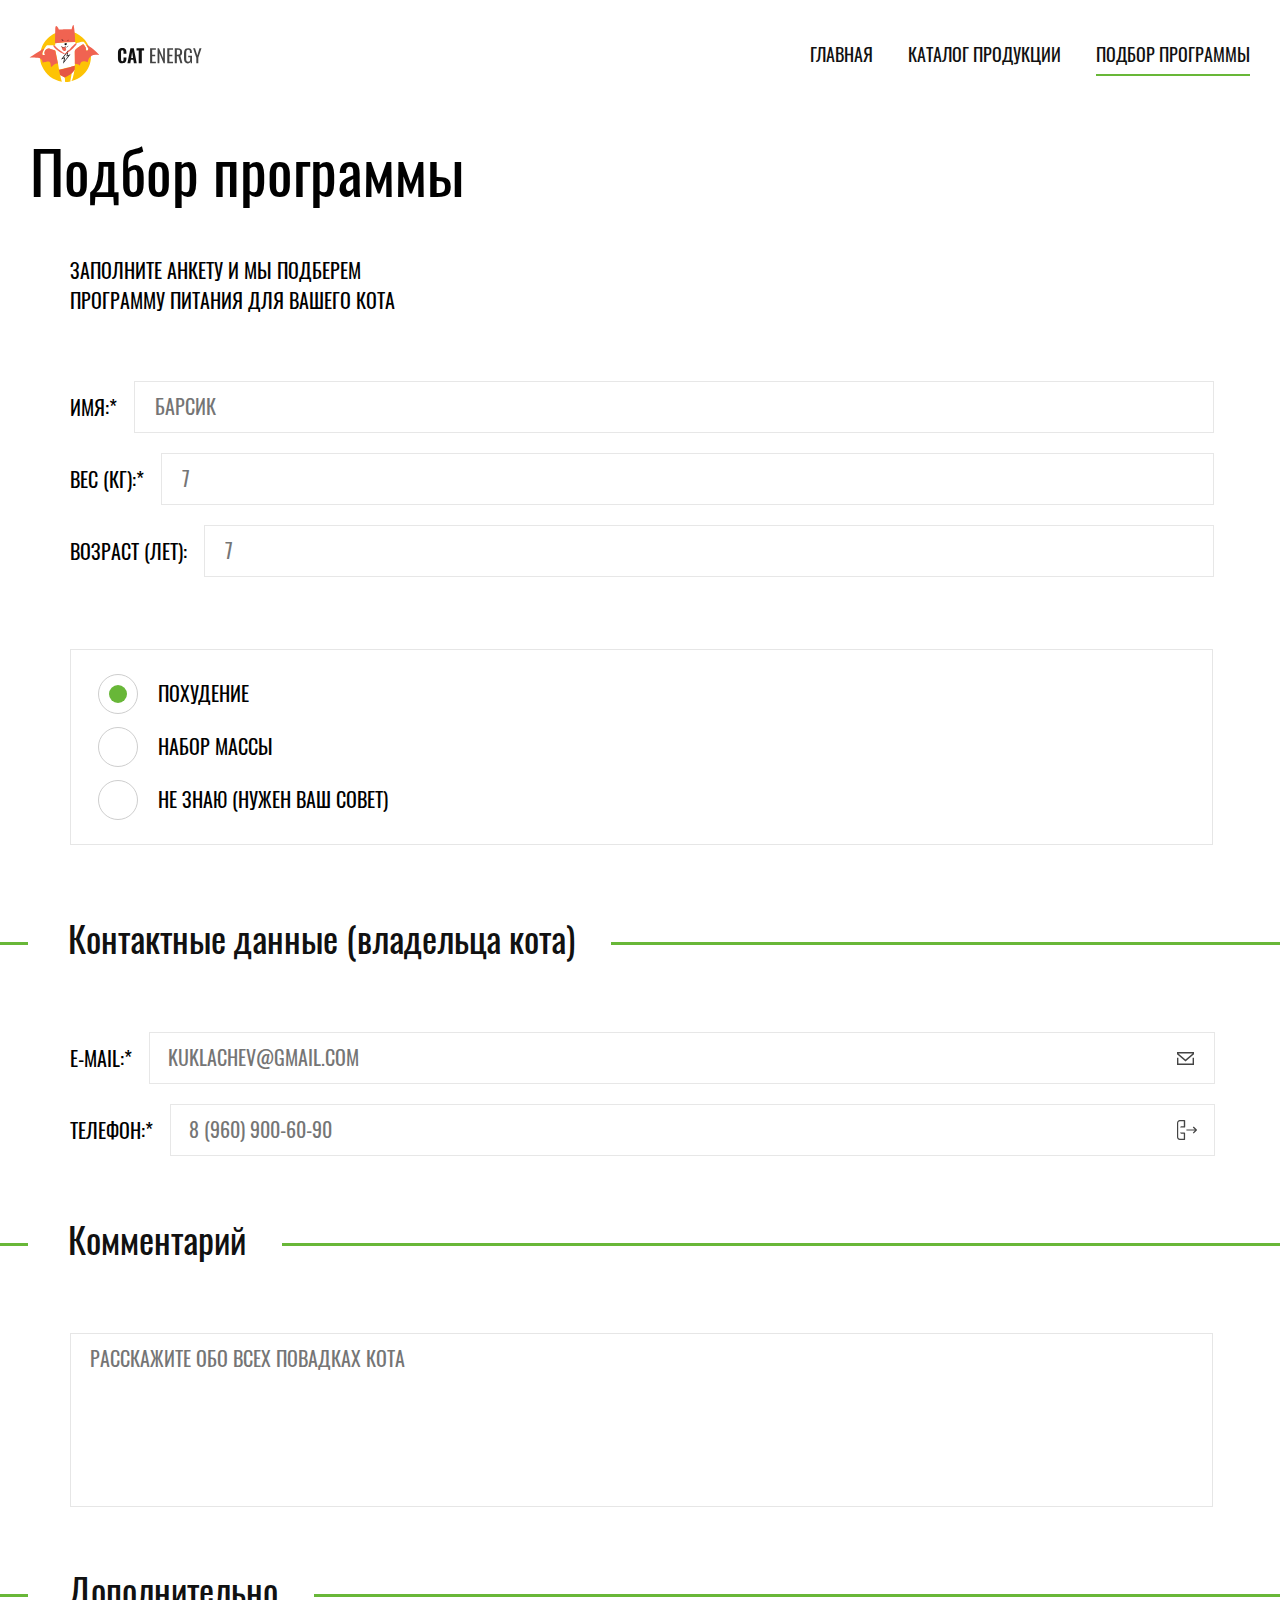
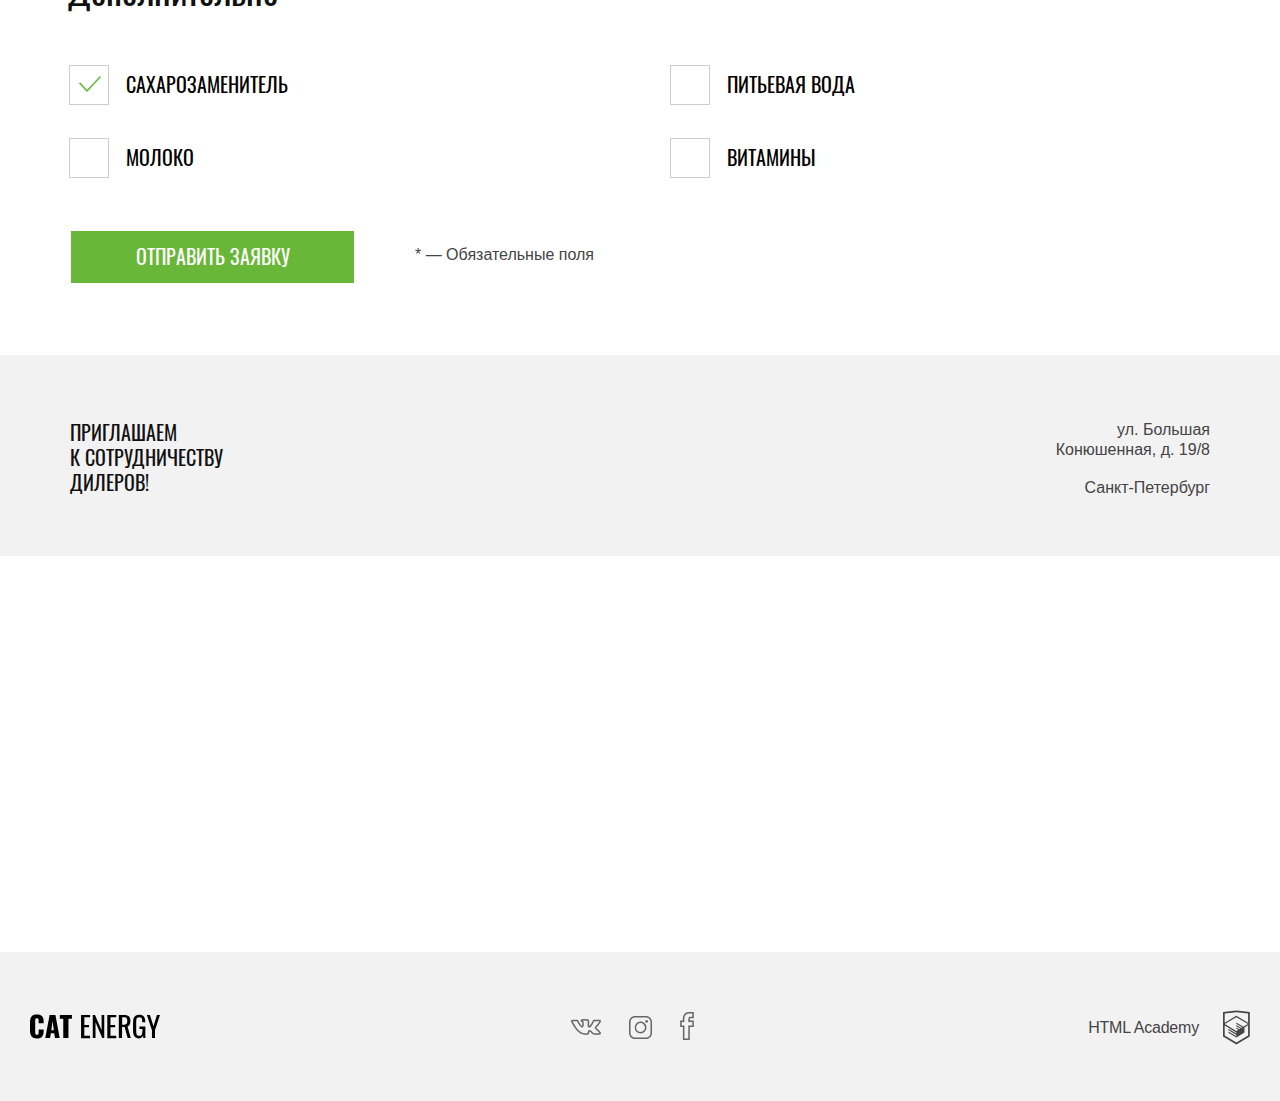
<file: form.html>
<!DOCTYPE html>
<html lang="ru">

<head>
  <meta charset="utf-8">
  <title>Подбор программы питания от интернет магазина: Кэт энерджи</title>
  <meta name="viewport" content="width=device-width,initial-scale=1">
  <meta name="format-detection" content="telephone=no">
  <link href="css/style.css" rel="stylesheet">
</head>

<body>
  <header class="page-header page-header--nav-closed page-header-nojs">
    <nav class="page-header__main-nav main-nav">
      <ul class="main-nav__list site-list">
        <li class="site-list__item"><a class="site-list__link-title" href="index.html"
            title="Перейти на главную страницу">Главная</a></li>
        <li class="site-list__item"><a class="site-list__link-title" href="catalog.html"
            title="Перейти на страницу каталога">Каталог продукции</a>
        </li>
        <li class="site-list__item site-list__item--active"><a class="site-list__link-title" href="form.html"
            title="Перейти на страницу подбора программы">Подбор
            программы</a></li>
      </ul>
    </nav>
    <div class="page-header__wrapper">
      <a class="page-header__logo" href="index.html" title="Перейти на главную страницу" tabindex="1"><span
          class="visually-hidden">При
          нажатии вы перейдете в начало главной страницы</span>
        <picture>
          <source media="(min-width: 1300px)" srcset="./img/logo-desktop.svg">
          <source media="(min-width: 768px)" srcset="./img/logo-tablet.svg">
          <img class="page-header__logo-image" src="./img/logo-mobile.svg" alt="Логотип Кэт энерджи" width="191"
            height="40">
        </picture>
      </a>
      <button class="page-header__nav-button" type="button"><span class="visually-hidden">Открыть меню</span></button>
    </div>
  </header>

  <main>
    <h1 class="title title--page">Подбор программы</h1>
    <article class="program">
      <h2 class="program__description">Заполните анкету и мы подберем программу питания для вашего кота</h2>
      <form class="form" action="https://echo.htmlacademy.ru" method="POST">
        <div class="form__main-container">
          <div class="form__main-data">
            <h3 class="visually-hidden">Основные данные вашего кота</h3>
            <div class="form__input-wrapper">
              <label class="form__label" for="cat-name">Имя:*</label>
              <input class="form__input-data" type="text" id="cat-name" name="cat-name" required placeholder="Барсик">
            </div>
            <div class="form__input-wrapper">
              <label class="form__label" for="cat-weight">Вес (кг):*</label>
              <input class="form__input-data" type="text" id="cat-weight" name="cat-weight" required placeholder="7">
            </div>
            <div class="form__input-wrapper">
              <label class="form__label" for="cat-age">Возраст (лет):</label>
              <input class="form__input-data" type="text" id="cat-age" name="cat-name" placeholder="7">
            </div>
          </div>
          <div class="form__target-data">
            <ul class="form__target-list">
              <li class="form__target-item">
                <span class="form__radio-indicator"></span>
                <input class="form__input-radio visually-hidden" type="radio" id="slimming" name="target"
                  value="slimming" checked>
                <label class="form__label form__label--radio" for="slimming">Похудение</label>
              </li>
              <li class="form__target-item">
                <span class="form__radio-indicator"></span>
                <input class="form__input-radio visually-hidden" type="radio" id="weight-gain" name="target"
                  value="weight-gain">
                <label class="form__label form__label--radio" for="weight-gain">Набор массы</label>
              </li>
              <li class="form__target-item">
                <span class="form__radio-indicator"></span>
                <input class="form__input-radio visually-hidden" type="radio" id="i-need-help" name="target"
                  value="i-need-help">
                <label class="form__label form__label--radio" for="i-need-help">Не знаю (нужен ваш совет)</label></li>
            </ul>
          </div>
        </div>
        <div class="form__contact-data">
          <div class="form__titel-contact titel-partition">
            <h3 class="titel-partition__text">Контактные данные <br> (владельца кота)</h3>
          </div>
          <div class="form__contact-container">
            <div class="form__input-wrapper form__input-wrapper--contact">
              <label class="form__label" for="email">E-mail:*</label>
              <input class="form__input-data form__input-data--contact" type="email" id="email" name="email" required
                placeholder="kuklachev@gmail.com">
              <svg class="form__contact-icon-image" width="17" height="13">
                <use xlink:href="./img/sprite.svg#icon-mail"></use>
              </svg>
            </div>
            <div class="form__input-wrapper form__input-wrapper--contact">
              <label class="form__label" for="telephone">Телефон:*</label>
              <input class="form__input-data form__input-data--contact" type="tel" id="telephone" name="telephone"
                required placeholder="8 (960) 900-60-90">
              <svg class="form__contact-icon-image form__contact-icon-image--phone" width="20" height="20">
                <use xlink:href="./img/sprite.svg#icon-phone"></use>
              </svg>
            </div>
          </div>
        </div>
        <div class="form__comment">
          <div class="form__titel-partition titel-partition">
            <h3 class="titel-partition__text">Комментарий</h3>
          </div>
          <div class="form__comment-container">
            <textarea class="form__input-comment" name="comment" rows="7"
              placeholder="Расскажите обо всех повадках кота"></textarea>
          </div>
        </div>
        <div class="form__additional-data">
          <div class="form__titel-partition titel-partition titel-partition--thirty-right">
            <h3 class="titel-partition__text">Дополнительно</h3>
          </div>
          <ul class="form__additional-list">
            <li class="form__additional-item">
              <input class="form__input-checkbox visually-hidden" type="checkbox" id="sweetener" name="sweetener"
                checked>
              <label class="form__label form__label--checkbox" for="sweetener">Сахарозаменитель</label>
            </li>
            <li class="form__additional-item">
              <input class="form__input-checkbox visually-hidden" type="checkbox" id="water" name="water">
              <label class="form__label form__label--checkbox" for="water">Питьевая вода</label>
            </li>
            <li class="form__additional-item">
              <input class="form__input-checkbox visually-hidden" type="checkbox" id="milk" name="milk">
              <label class="form__label form__label--checkbox" for="milk">Молоко</label>
            </li>
            <li class="form__additional-item">
              <input class="form__input-checkbox visually-hidden" type="checkbox" id="vitamins" name="vitamins">
              <label class="form__label form__label--checkbox" for="vitamins">Витамины</label>
            </li>
          </ul>
        </div>
        <div class="form__button-wrapper">
          <input class="form__submit-button button" type="submit" value="Отправить заявку">
          <span class="form__note">* — Обязательные поля</span>
        </div>
      </form>
    </article>
    <section class="map">
      <h2 class="visually-hidden">Кэт энерджи на карте</h2>
      <section class="map__cooperation cooperation">
        <h2 class="cooperation__titel">Приглашаем к&nbsp;сотрудничеству дилеров!</h2>
        <div class="cooperation__text-wrapper">
          <span class="cooperation__text">ул. Большая Конюшенная, д. 19/8</span>
          <span class="cooperation__text">Санкт-Петербург</span>
        </div>
      </section>
      <div class="map__content" id="map">
        <div class="map__content-no-js">
          <div class="map__raster">
            <div class="map__pin">
              <picture>
                <source type="image/webp" srcset="./img/map-pin.webp">
                <img src="./img/map-pin.png" alt="Кет энерджи на карте" width="62" height="53">
              </picture>
            </div>
            <picture>
              <source type="image/webp" media="(min-width: 1300px)"
                srcset="./img/bg-map-desktop@1x.webp 1x, ./img/bg-map-desktop@2x.webp 2x">
              <source type="image/webp" media="(min-width: 768px)"
                srcset="./img/bg-map-tablet@1x.webp 1x, ./img/bg-map-tablet@2x.webp 2x">
              <source type="image/webp" srcset="./img/bg-map-mobile@1x.webp 1x, ./img/bg-map-mobile@2x.webp 2x">
              <source media="(min-width: 1300px)"
                srcset="./img/bg-map-desktop@1x.png 1x, ./img/bg-map-desktop@2x.png 2x">
              <source media="(min-width: 768px)" srcset="./img/bg-map-tablet@1x.png 1x, ./img/bg-map-tablet@2x.png 2x">
              <img class="map__content-image" src="./img/bg-map-mobile@1x.png" srcset="./img/bg-map-mobile@2x.png 2x"
                alt="Карта" width="320" height="400">
            </picture>
          </div>
        </div>
      </div>
    </section>
  </main>
  <footer class="page-footer">
    <div class="page-footer__logo page-footer__item">
      <a class="page-footer__logo-link" href="./index.html" title="При нажатии вы перейдете в начало
        главной страницы"> <span class="visually-hidden">При нажатии вы перейдете в начало главной страницы</span>
        <svg class="page-footer__logo-image" width="129" height="23">
          <use xlink:href="./img/sprite.svg#logo-footer"></use>
        </svg>
      </a>
    </div>
    <div class="page-footer__social social page-footer__item">
      <ul class="social__list">
        <li class="social__item">
          <a class="social__link social__link--vkontakte" href="#" title="Мы в контакте"><span
              class="visually-hidden">Мы в контакте</span>
            <svg class="social__icon-image" width="22" height="12">
              <use xlink:href="./img/sprite.svg#icon-vk"></use>
            </svg>
          </a>
        </li>
        <li class="social__item">
          <a class="social__link social__link--instagram" href="#" title="Мы в Инстаграме"><span
              class="visually-hidden">Мы в Инстаграме</span>
            <svg class="social__icon-image" width="16" height="16">
              <use xlink:href="./img/sprite.svg#icon-insta"></use>
            </svg>
          </a>
        </li>
        <li class="social__item">
          <a class="social__link social__link--facebook" href="#" title="Мы в Фейсбуке"><span class="visually-hidden">Мы
              в Фейсбуке</span>
            <svg class="social__icon-image" width="19" height="19">
              <use xlink:href="./img/sprite.svg#icon-fb"></use>
            </svg>
          </a>
        </li>
      </ul>
    </div>
    <div class="page-footer__copyright copyright page-footer__item">
      <a class="copyright__link" href="https://htmlacademy.ru/intensive/adaptive" title="HTML Academy">
        <span class="copyright__link-title">HTML Academy</span>
        <svg class="copyright__icon-image" width="34" height="41">
          <use xlink:href="./img/sprite.svg#htmlacademy"></use>
        </svg>
      </a>
    </div>
  </footer>
  <script src="./js/page-header.js"></script>
  <script src="./js/picturefill.min.js"></script>
  <script src="https://api-maps.yandex.ru/2.1/?lang=ru_RU&amp;apikey=6e1179f4-f528-4415-832a-aa0f989b416c"></script>
  <script src="./js/map.js"></script>
  <script src="./js/svg4everybody.min.js"></script>
  <script>svg4everybody();</script>

</body>

</html>
</file>
